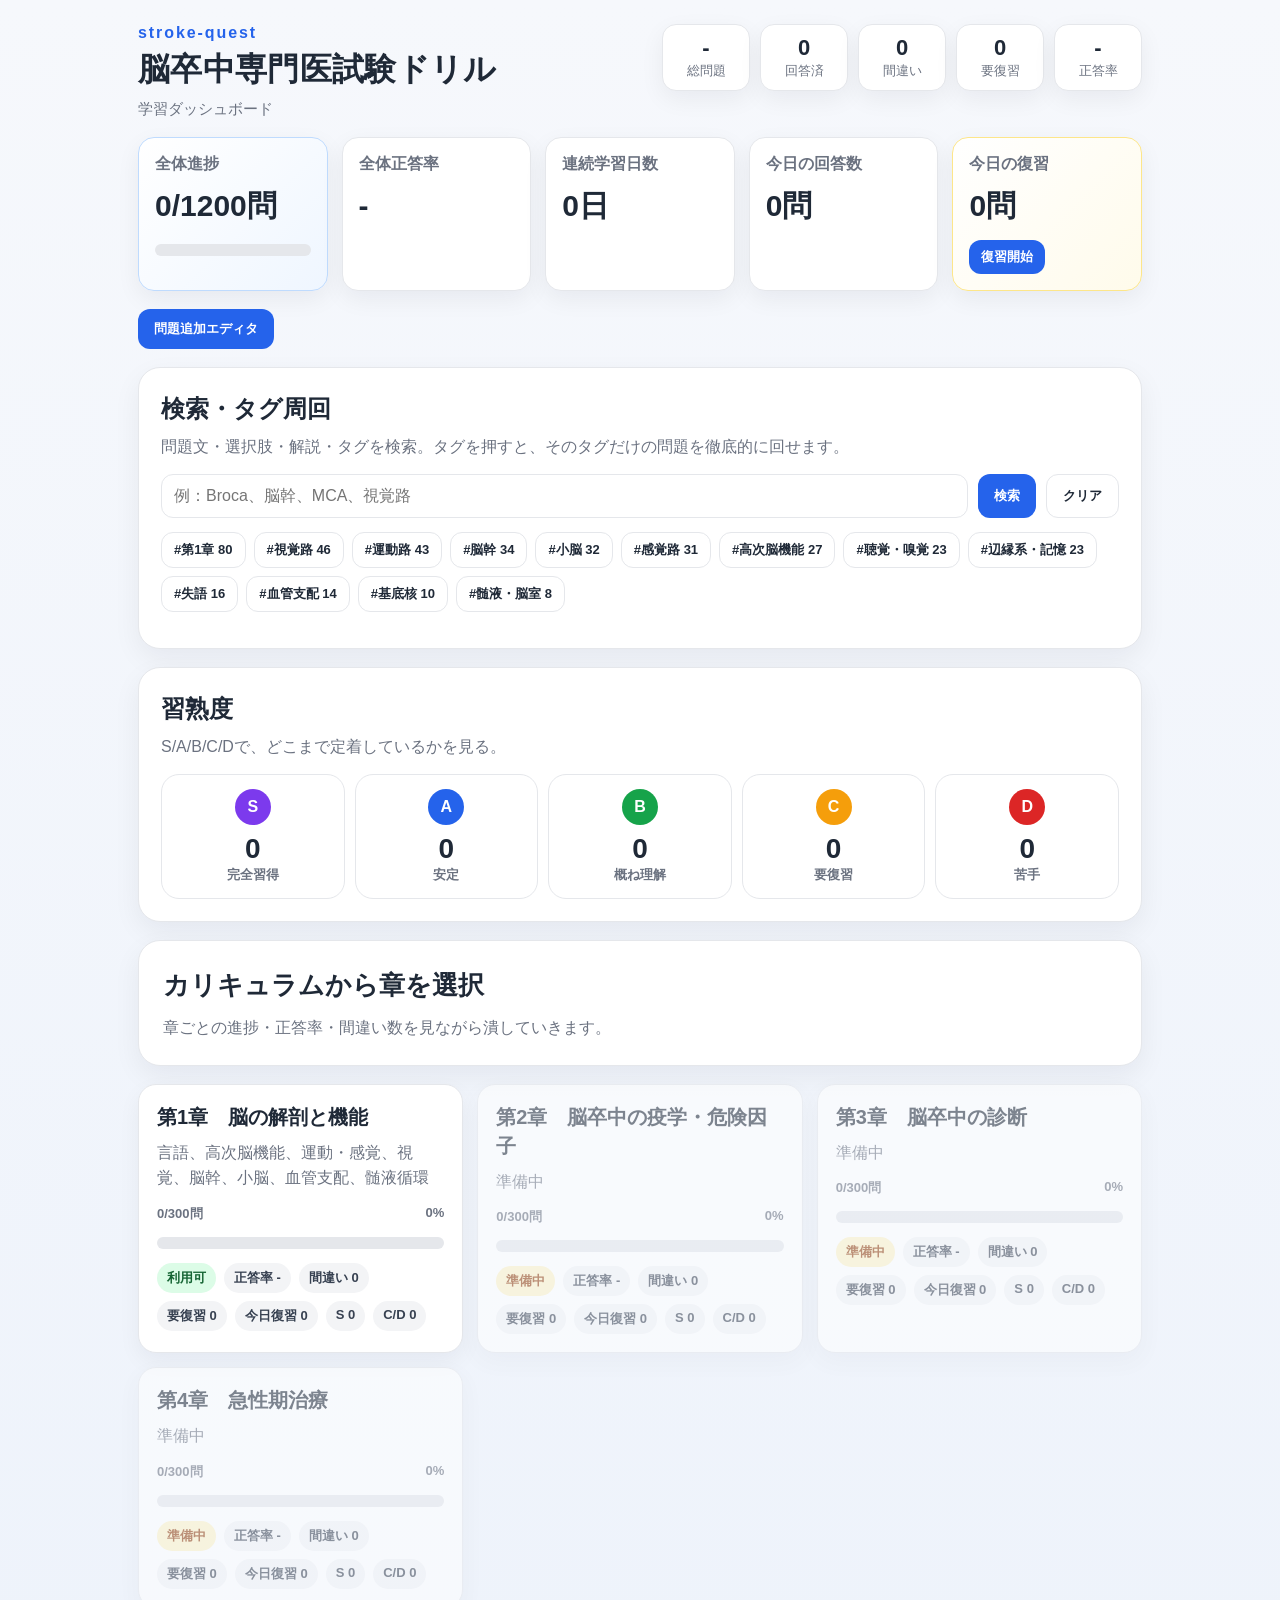
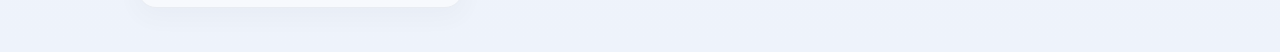
<file: index.html>
<!doctype html>
<html lang="ja">
<head>
  <meta charset="utf-8">
  <meta name="viewport" content="width=device-width, initial-scale=1">
  <title>stroke-quest｜脳卒中専門医試験ドリル</title>
  <link rel="stylesheet" href="style.css">
</head>
<body>
<main class="app">
  <header>
    <div>
      <p class="eyebrow">stroke-quest</p>
      <h1>脳卒中専門医試験ドリル</h1>
      <p class="subtitle" id="subtitle">学習ダッシュボード</p>
    </div>
    <div class="stats">
      <div><span id="totalCount">-</span><small>総問題</small></div>
      <div><span id="doneCount">0</span><small>回答済</small></div>
      <div><span id="wrongCount">0</span><small>間違い</small></div>
      <div><span id="flagCount">0</span><small>要復習</small></div>
      <div><span id="accuracy">-</span><small>正答率</small></div>
    </div>
  </header>

  <section id="homeView">
    <section class="dashboard">
      <div class="dash-card primary">
        <p>全体進捗</p>
        <h2 id="overallProgress">-</h2>
        <div class="progress-bar"><div id="overallBar"></div></div>
      </div>
      <div class="dash-card"><p>全体正答率</p><h2 id="overallAccuracy">-</h2></div>
      <div class="dash-card"><p>連続学習日数</p><h2 id="streakDays">0日</h2></div>
      <div class="dash-card"><p>今日の回答数</p><h2 id="todayCount">0問</h2></div>
      <div class="dash-card review">
        <p>今日の復習</p>
        <h2 id="dueReviewCount">0問</h2>
        <button id="startDueReviewBtn" class="mini">復習開始</button>
      </div>
    </section>

    <div class="home-actions">
      <button id="openEditorBtn">問題追加エディタ</button>
    </div>

    <section class="search-panel">
      <div class="search-head">
        <div>
          <h2>検索・タグ周回</h2>
          <p>問題文・選択肢・解説・タグを検索。タグを押すと、そのタグだけの問題を徹底的に回せます。</p>
        </div>
      </div>
      <div class="search-row">
        <input id="searchInput" type="search" placeholder="例：Broca、脳幹、MCA、視覚路">
        <button id="searchBtn">検索</button>
        <button id="clearSearchBtn" class="ghost">クリア</button>
      </div>
      <div id="tagCloud" class="tag-cloud"></div>
      <div id="searchResults" class="search-results"></div>
    </section>

    <section class="mastery-panel">
      <div class="mastery-head">
        <h2>習熟度</h2>
        <p>S/A/B/C/Dで、どこまで定着しているかを見る。</p>
      </div>
      <div class="mastery-grid">
        <div class="mastery-box rank-s"><span>S</span><strong id="rankS">0</strong><small>完全習得</small></div>
        <div class="mastery-box rank-a"><span>A</span><strong id="rankA">0</strong><small>安定</small></div>
        <div class="mastery-box rank-b"><span>B</span><strong id="rankB">0</strong><small>概ね理解</small></div>
        <div class="mastery-box rank-c"><span>C</span><strong id="rankC">0</strong><small>要復習</small></div>
        <div class="mastery-box rank-d"><span>D</span><strong id="rankD">0</strong><small>苦手</small></div>
      </div>
    </section>

    <div class="hero">
      <h2>カリキュラムから章を選択</h2>
      <p>章ごとの進捗・正答率・間違い数を見ながら潰していきます。</p>
    </div>
    <div id="chapterGrid" class="chapter-grid"></div>
  </section>

  <section id="quizView" class="hidden">
    <div class="study-layout">
      <aside class="study-sidebar">
        <button id="sideBackHome" class="side-back">← 章選択へ戻る</button>

        <section class="side-card">
          <p class="side-label">現在の章</p>
          <h2 id="sideChapterTitle">第1章</h2>
          <div class="side-progress">
            <div class="side-progress-top"><span>進捗</span><strong id="sideProgressText">0/0</strong></div>
            <div class="progress-bar"><div id="sideProgressBar"></div></div>
          </div>
        </section>

        <section class="side-card">
          <p class="side-label">習熟度</p>
          <div class="side-ranks">
            <span class="rank-dot rank-s">S <b id="sideS">0</b></span>
            <span class="rank-dot rank-a">A <b id="sideA">0</b></span>
            <span class="rank-dot rank-b">B <b id="sideB">0</b></span>
            <span class="rank-dot rank-c">C <b id="sideC">0</b></span>
            <span class="rank-dot rank-d">D <b id="sideD">0</b></span>
          </div>
        </section>

        <section class="side-card">
          <p class="side-label">学習モード</p>
          <div class="side-actions">
            <button id="sideModeAll">順番</button>
            <button id="sideModeRandom">ランダム10問</button>
            <button id="sideModeDue">今日の復習</button>
            <button id="sideModeWrong">間違い集</button>
            <button id="sideModeFlag">要復習</button>
            <button id="sideModeWeak">C/Dだけ</button>
            <button id="sideModeD">Dだけ</button>
          </div>
        </section>

        <section class="side-card">
          <p class="side-label">ジャンプ</p>
          <div class="side-jump">
            <input id="sideJumpBox" type="number" min="1" placeholder="番号">
            <button id="sideJumpBtn">移動</button>
          </div>
        </section>
      </aside>

      <div class="study-main">
    <section class="toolbar">
      <button id="backHome" class="ghost">章選択へ戻る</button>
      <button id="modeAll" class="active">順番に解く</button>
      <button id="modeDue">今日の復習</button>
      <button id="modeWeak">C/Dだけ</button>
      <button id="modeMasteryD">Dだけ</button>
      <button id="modeWrong">間違い集</button>
      <button id="modeFlag">要復習</button>
      <button id="modeRandom">ランダム10問</button>
      <button id="modeTag" class="hidden">タグ周回</button>
      <input id="jumpBox" type="number" min="1" placeholder="番号">
      <button id="jumpBtn" class="ghost">ジャンプ</button>
      <button id="resetBtn" class="ghost">この章の記録リセット</button>
    </section>

    <section class="card">
      <div class="qtop">
        <div class="badges">
          <span class="badge" id="chapterBadge">章</span>
          <span class="badge gray" id="qidBadge"></span>
          <span class="badge mastery-badge" id="masteryBadge">D</span>
        </div>
        <span id="progressText"></span>
      </div>
      <h2 id="questionText">読み込み中...</h2>
      <div id="choices" class="choices"></div>
      <div class="actions">
        <button id="submitBtn">回答する</button>
        <button id="nextBtn" class="secondary" disabled>次へ</button>
        <button id="flagBtn" class="warn">要復習に入れる</button>
      </div>
      <div id="resultBox" class="result hidden"></div>
    </section>
      </div>
    </div>
  </section>

  <section id="editorView" class="hidden">
    <section class="toolbar">
      <button id="editorBackHome" class="ghost">章選択へ戻る</button>
      <button id="addQuestionBtn">この問題を追加</button>
      <button id="downloadJsonBtn" class="secondary">chapter1.jsonをダウンロード</button>
      <button id="clearEditorBtn" class="ghost">入力クリア</button>
    </section>

    <section class="editor-layout">
      <div class="card editor-card">
        <div class="qtop">
          <div class="badges">
            <span class="badge">問題追加エディタ</span>
            <span class="badge gray" id="editorCountBadge">現在 - 問</span>
          </div>
        </div>

        <label>問題文</label>
        <textarea id="editorQuestion" rows="4" placeholder="例：Broca野の主座として最も適切なのはどれか。"></textarea>

        <div class="choice-editor">
          <label>A</label><input id="choice0" type="text">
          <label>B</label><input id="choice1" type="text">
          <label>C</label><input id="choice2" type="text">
          <label>D</label><input id="choice3" type="text">
          <label>E</label><input id="choice4" type="text">
        </div>

        <label>タグ（カンマ区切り）</label>
        <input id="editorTags" type="text" placeholder="例：失語, MCA, 頻出">

        <label>正解</label>
        <select id="editorAnswer">
          <option value="0">A</option>
          <option value="1">B</option>
          <option value="2">C</option>
          <option value="3">D</option>
          <option value="4">E</option>
        </select>

        <label>解説</label>
        <textarea id="editorExplanation" rows="5" placeholder="解説を入力"></textarea>

        <div id="editorMessage" class="result hidden"></div>
      </div>

      <div class="card editor-card">
        <h2>追加予定JSON</h2>
        <p class="subtitle">追加ボタンを押すと、このブラウザ内の一時データに追加されます。最後にJSONをダウンロードして、GitHubの <code>questions/chapter1.json</code> と差し替えます。</p>
        <pre id="jsonPreview"></pre>
      </div>
    </section>
  </section>

  <section class="memo">
    <h3>更新内容 v10</h3>
    <p>PC版を左右2カラム化。左に学習状況とモード、右に問題を配置しました。スマホでは従来通り縦表示です。</p>
  </section>
</main>

<script src="app.js"></script>
</body>
</html>
</file>
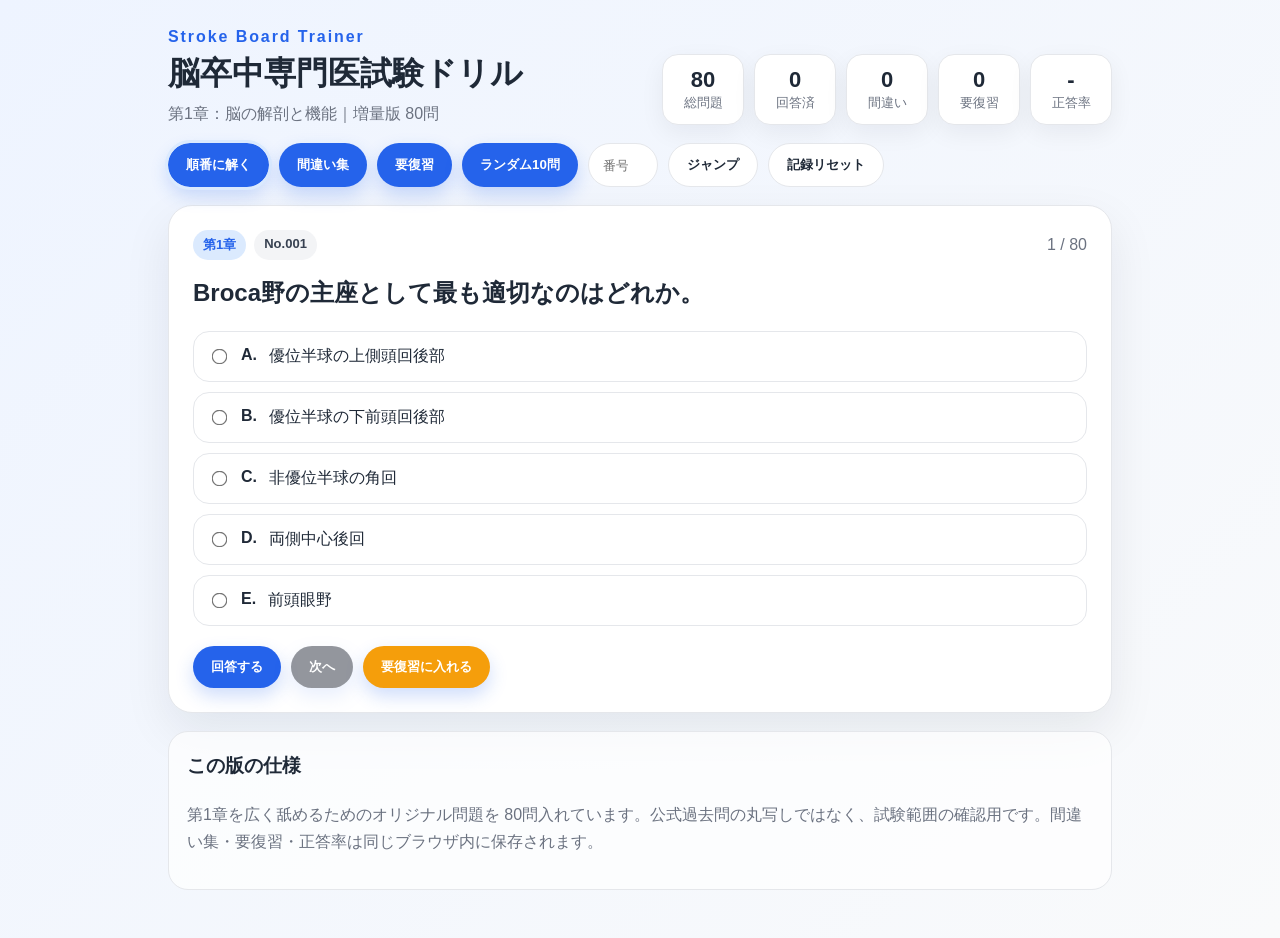
<file: index.html.html>
<!doctype html>
<html lang="ja">
<head>
<meta charset="utf-8">
<meta name="viewport" content="width=device-width, initial-scale=1">
<title>脳卒中専門医試験ドリル 第1章 増量版</title>
<style>
:root {
  --bg:#f5f7fb; --card:#fff; --ink:#1f2937; --muted:#6b7280; --line:#e5e7eb;
  --accent:#2563eb; --accent2:#dbeafe; --wrong:#dc2626; --right:#16a34a; --warn:#f59e0b;
}
*{box-sizing:border-box}
body{margin:0;font-family:-apple-system,BlinkMacSystemFont,"Segoe UI","Hiragino Sans","Yu Gothic",Meiryo,sans-serif;background:linear-gradient(135deg,#eef4ff,#f9fafb);color:var(--ink)}
.app{max-width:980px;margin:0 auto;padding:28px 18px 48px}
header{display:flex;gap:20px;justify-content:space-between;align-items:flex-end;margin-bottom:18px}
.eyebrow{letter-spacing:.12em;color:var(--accent);font-weight:800;margin:0 0 6px}
h1{font-size:32px;margin:0} .subtitle{margin:8px 0 0;color:var(--muted)}
.stats{display:flex;gap:10px;flex-wrap:wrap}
.stats div{min-width:82px;background:var(--card);border:1px solid var(--line);border-radius:16px;padding:12px;text-align:center;box-shadow:0 8px 24px rgba(15,23,42,.06)}
.stats span{display:block;font-size:22px;font-weight:900} .stats small{color:var(--muted)}
.toolbar{display:flex;gap:10px;flex-wrap:wrap;margin:18px 0}
button{border:0;border-radius:999px;padding:12px 18px;background:var(--accent);color:#fff;font-weight:800;cursor:pointer;box-shadow:0 8px 18px rgba(37,99,235,.22)}
button.secondary{background:#111827} button.ghost{background:#fff;color:var(--ink);border:1px solid var(--line);box-shadow:none}
button.warn{background:var(--warn)} button.active{outline:3px solid var(--accent2)} button:disabled{opacity:.45;cursor:not-allowed}
.card{background:var(--card);border:1px solid var(--line);border-radius:24px;padding:24px;box-shadow:0 18px 48px rgba(15,23,42,.08)}
.qtop{display:flex;justify-content:space-between;gap:12px;color:var(--muted);margin-bottom:14px;align-items:center}
.badges{display:flex;gap:8px;flex-wrap:wrap}
.badge{background:var(--accent2);color:var(--accent);font-weight:900;padding:6px 10px;border-radius:999px;font-size:13px}
.badge.gray{background:#f3f4f6;color:#374151}
h2{font-size:24px;line-height:1.55;margin:10px 0 20px}
.choices{display:grid;gap:10px}
.choice{display:flex;gap:12px;align-items:flex-start;border:1px solid var(--line);border-radius:16px;padding:14px;cursor:pointer;background:#fff}
.choice:hover{background:#f8fafc} .choice input{margin-top:4px;transform:scale(1.2)} .choice.selected{border-color:var(--accent);background:#eff6ff}
.actions{display:flex;gap:10px;margin-top:20px;flex-wrap:wrap}
.result{margin-top:20px;border-radius:18px;padding:18px;border:1px solid var(--line);background:#f9fafb;line-height:1.75}
.result.right{border-color:#bbf7d0;background:#f0fdf4} .result.wrong{border-color:#fecaca;background:#fef2f2}
.hidden{display:none}
.memo{margin-top:18px;background:rgba(255,255,255,.72);border:1px solid var(--line);border-radius:20px;padding:18px;color:var(--muted);line-height:1.7}
.memo h3{margin-top:0;color:var(--ink)}
#jumpBox{border:1px solid var(--line);border-radius:999px;padding:10px 14px;max-width:110px}
@media(max-width:720px){header{display:block}.stats{margin-top:16px}h1{font-size:26px}h2{font-size:20px}.card{padding:18px}}
</style>
</head>
<body>
<main class="app">
<header>
  <div>
    <p class="eyebrow">Stroke Board Trainer</p>
    <h1>脳卒中専門医試験ドリル</h1>
    <p class="subtitle">第1章：脳の解剖と機能｜増量版 80問</p>
  </div>
  <div class="stats">
    <div><span id="totalCount">80</span><small>総問題</small></div>
    <div><span id="doneCount">0</span><small>回答済</small></div>
    <div><span id="wrongCount">0</span><small>間違い</small></div>
    <div><span id="flagCount">0</span><small>要復習</small></div>
    <div><span id="accuracy">-</span><small>正答率</small></div>
  </div>
</header>

<section class="toolbar">
  <button id="modeAll" class="active">順番に解く</button>
  <button id="modeWrong">間違い集</button>
  <button id="modeFlag">要復習</button>
  <button id="modeRandom">ランダム10問</button>
  <input id="jumpBox" type="number" min="1" max="80" placeholder="番号">
  <button id="jumpBtn" class="ghost">ジャンプ</button>
  <button id="resetBtn" class="ghost">記録リセット</button>
</section>

<section class="card">
  <div class="qtop">
    <div class="badges">
      <span class="badge">第1章</span>
      <span class="badge gray" id="qidBadge"></span>
    </div>
    <span id="progressText"></span>
  </div>
  <h2 id="questionText"></h2>
  <div id="choices" class="choices"></div>
  <div class="actions">
    <button id="submitBtn">回答する</button>
    <button id="nextBtn" class="secondary" disabled>次へ</button>
    <button id="flagBtn" class="warn">要復習に入れる</button>
  </div>
  <div id="resultBox" class="result hidden"></div>
</section>

<section class="memo">
  <h3>この版の仕様</h3>
  <p>第1章を広く舐めるためのオリジナル問題を 80問入れています。公式過去問の丸写しではなく、試験範囲の確認用です。間違い集・要復習・正答率は同じブラウザ内に保存されます。</p>
</section>
</main>

<script>
const QUESTIONS = [{"id": "ch1-001", "chapter": "第1章 脳の解剖と機能", "question": "Broca野の主座として最も適切なのはどれか。", "choices": ["優位半球の上側頭回後部", "優位半球の下前頭回後部", "非優位半球の角回", "両側中心後回", "前頭眼野"], "answer": 1, "explanation": "Broca野は通常、優位半球の下前頭回後部に位置し、運動性言語に関与する。"}, {"id": "ch1-002", "chapter": "第1章 脳の解剖と機能", "question": "Wernicke失語で典型的にみられる所見はどれか。", "choices": ["発語量低下、理解良好、復唱障害", "流暢な発語、理解障害、復唱障害", "構音障害のみで理解は保たれる", "失書のみで発語は正常", "意識障害を伴う無言状態"], "answer": 1, "explanation": "Wernicke失語は流暢性失語で、理解障害と復唱障害を伴う。"}, {"id": "ch1-003", "chapter": "第1章 脳の解剖と機能", "question": "伝導失語で比較的特徴的なのはどれか。", "choices": ["復唱が著明に障害される", "理解が完全に障害される", "発語が非流暢でほぼ無言となる", "失行のみを呈する", "同名半盲が必発である"], "answer": 0, "explanation": "伝導失語は弓状束などの障害で、理解と自発話が比較的保たれる一方、復唱障害が目立つ。"}, {"id": "ch1-004", "chapter": "第1章 脳の解剖と機能", "question": "優位半球角回病変でみられやすい組み合わせはどれか。", "choices": ["失算・失書・左右失認・手指失認", "同名半盲・視覚失認のみ", "運動失調・企図振戦", "嗅覚脱失・人格変化", "嚥下障害・嗄声"], "answer": 0, "explanation": "優位半球角回周辺ではGerstmann症候群が有名。"}, {"id": "ch1-005", "chapter": "第1章 脳の解剖と機能", "question": "非優位半球頭頂葉病変で目立ちやすい症候はどれか。", "choices": ["左半側空間無視", "Broca失語", "純粋失読", "嗅覚脱失", "垂直性眼球運動障害"], "answer": 0, "explanation": "非優位半球、とくに右頭頂葉病変では左半側空間無視が典型的。"}, {"id": "ch1-006", "chapter": "第1章 脳の解剖と機能", "question": "前頭葉背外側前頭前野の障害でみられやすい症状はどれか。", "choices": ["遂行機能障害", "同名半盲", "聴覚過敏", "交代性片麻痺", "核間性眼筋麻痺"], "answer": 0, "explanation": "背外側前頭前野は作業記憶、注意、計画、遂行機能と関連する。"}, {"id": "ch1-007", "chapter": "第1章 脳の解剖と機能", "question": "眼窩前頭皮質の障害で比較的みられやすいのはどれか。", "choices": ["脱抑制・社会的行動異常", "同側四肢失調", "純粋運動性片麻痺", "皮質盲", "下位運動ニューロン徴候"], "answer": 0, "explanation": "眼窩前頭皮質障害では脱抑制、易怒性、社会的判断の低下などが目立つ。"}, {"id": "ch1-008", "chapter": "第1章 脳の解剖と機能", "question": "補足運動野の障害でみられうる症候として適切なのはどれか。", "choices": ["自発運動開始困難", "両耳側半盲", "嗅覚性幻覚のみ", "動眼神経麻痺", "温痛覚解離"], "answer": 0, "explanation": "補足運動野は運動の開始・系列化に関与し、障害で無動や発語開始困難が出ることがある。"}, {"id": "ch1-009", "chapter": "第1章 脳の解剖と機能", "question": "一次運動野が主に存在する部位はどれか。", "choices": ["中心前回", "中心後回", "上側頭回", "鳥距溝周囲", "海馬傍回"], "answer": 0, "explanation": "一次運動野は中心前回、一次体性感覚野は中心後回に存在する。"}, {"id": "ch1-010", "chapter": "第1章 脳の解剖と機能", "question": "一次体性感覚野が主に存在する部位はどれか。", "choices": ["中心前回", "中心後回", "下前頭回", "島皮質前部", "扁桃体"], "answer": 1, "explanation": "中心後回は一次体性感覚野。中心前回は一次運動野。"}, {"id": "ch1-011", "chapter": "第1章 脳の解剖と機能", "question": "内包後脚に主に走行する線維として重要なのはどれか。", "choices": ["錐体路", "嗅索", "視神経", "脳弓", "内側縦束"], "answer": 0, "explanation": "内包後脚には皮質脊髄路などの錐体路線維が密に走行する。"}, {"id": "ch1-012", "chapter": "第1章 脳の解剖と機能", "question": "純粋運動性片麻痺を来しやすい病変部位はどれか。", "choices": ["内包後脚", "海馬", "後頭葉内側面", "小脳虫部", "角回"], "answer": 0, "explanation": "内包後脚、放線冠、橋底部などの小梗塞で純粋運動性片麻痺を来しうる。"}, {"id": "ch1-013", "chapter": "第1章 脳の解剖と機能", "question": "顔面と上肢の麻痺が下肢より目立つ皮質梗塞で、最も疑いやすい血管領域はどれか。", "choices": ["中大脳動脈", "前大脳動脈", "後大脳動脈", "上小脳動脈", "後下小脳動脈"], "answer": 0, "explanation": "MCA領域は一次運動野外側面を含み、顔面・上肢優位の運動麻痺が出やすい。"}, {"id": "ch1-014", "chapter": "第1章 脳の解剖と機能", "question": "下肢優位の片麻痺を来しやすい血管領域はどれか。", "choices": ["前大脳動脈", "中大脳動脈", "後大脳動脈", "前下小脳動脈", "脳底動脈穿通枝のみ"], "answer": 0, "explanation": "ACAは内側前頭葉〜頭頂葉を灌流し、下肢領域の障害を来しやすい。"}, {"id": "ch1-015", "chapter": "第1章 脳の解剖と機能", "question": "皮質脊髄路が錐体交叉を行う主な部位はどこか。", "choices": ["延髄下部", "橋上部", "中脳被蓋", "視床", "内包"], "answer": 0, "explanation": "皮質脊髄路の大部分は延髄下部の錐体交叉で交叉する。"}, {"id": "ch1-016", "chapter": "第1章 脳の解剖と機能", "question": "外側膝状体が主に関与する機能はどれか。", "choices": ["聴覚", "視覚", "嗅覚", "平衡覚", "痛覚"], "answer": 1, "explanation": "外側膝状体は視覚伝導路の中継核。内側膝状体は聴覚。"}, {"id": "ch1-017", "chapter": "第1章 脳の解剖と機能", "question": "一次視覚野が存在する代表的部位はどれか。", "choices": ["鳥距溝周囲", "中心前回", "上側頭回", "下前頭回", "小脳虫部"], "answer": 0, "explanation": "一次視覚野は後頭葉内側面の鳥距溝周囲に存在する。"}, {"id": "ch1-018", "chapter": "第1章 脳の解剖と機能", "question": "Meyer loop障害で典型的なのはどれか。", "choices": ["対側上四分盲", "対側下四分盲", "両耳側半盲", "中心暗点", "皮質盲のみ"], "answer": 0, "explanation": "Meyer loopは側頭葉を走行する視放線下部で、障害により対側上四分盲を来す。"}, {"id": "ch1-019", "chapter": "第1章 脳の解剖と機能", "question": "頭頂葉を走行する視放線の障害で比較的典型的なのはどれか。", "choices": ["対側下四分盲", "対側上四分盲", "両鼻側半盲", "片眼性視力低下", "眼瞼下垂のみ"], "answer": 0, "explanation": "頭頂葉視放線の障害では対側下四分盲が出やすい。側頭葉Meyer loopでは対側上四分盲。"}, {"id": "ch1-020", "chapter": "第1章 脳の解剖と機能", "question": "視交叉中央部の障害でみられやすい視野障害はどれか。", "choices": ["両耳側半盲", "同名半盲", "中心暗点", "対側上四分盲", "皮質盲"], "answer": 0, "explanation": "視交叉中央部では鼻側網膜線維が障害され、両耳側半盲を来す。"}, {"id": "ch1-021", "chapter": "第1章 脳の解剖と機能", "question": "右後頭葉一次視覚野の障害で典型的なのはどれか。", "choices": ["左同名半盲", "右同名半盲", "両耳側半盲", "左眼のみ失明", "右眼のみ失明"], "answer": 0, "explanation": "後頭葉病変では病変反対側の同名半盲を来す。右後頭葉なら左同名半盲。"}, {"id": "ch1-022", "chapter": "第1章 脳の解剖と機能", "question": "内側膝状体が主に関与する機能はどれか。", "choices": ["聴覚", "視覚", "嗅覚", "温痛覚", "運動制御"], "answer": 0, "explanation": "内側膝状体は聴覚伝導路の中継核。外側膝状体は視覚。"}, {"id": "ch1-023", "chapter": "第1章 脳の解剖と機能", "question": "嗅覚情報の特徴として正しいのはどれか。", "choices": ["視床を経由せず一次嗅皮質へ投射する経路をもつ", "必ず外側膝状体を経由する", "脊髄後索を上行する", "内耳から入力される", "錐体交叉で交叉する"], "answer": 0, "explanation": "嗅覚は視床中継を必須とせず、嗅球から一次嗅皮質へ投射する点が特徴。"}, {"id": "ch1-024", "chapter": "第1章 脳の解剖と機能", "question": "Papez回路に含まれる構造として適切なのはどれか。", "choices": ["海馬、脳弓、乳頭体、前視床核、帯状回", "被殻、淡蒼球、視床下核、黒質", "外側膝状体、視放線、鳥距溝", "蝸牛神経核、上オリーブ核、内側膝状体", "橋核、中小脳脚、歯状核"], "answer": 0, "explanation": "Papez回路は海馬→脳弓→乳頭体→前視床核→帯状回→海馬傍回の流れで押さえる。"}, {"id": "ch1-025", "chapter": "第1章 脳の解剖と機能", "question": "記憶形成、とくに陳述記憶に重要な構造はどれか。", "choices": ["海馬", "被殻", "黒質緻密部", "中心前回", "外側膝状体"], "answer": 0, "explanation": "海馬は陳述記憶の形成に重要。両側障害では前向性健忘が目立つ。"}, {"id": "ch1-026", "chapter": "第1章 脳の解剖と機能", "question": "扁桃体が主に関与する機能として適切なのはどれか。", "choices": ["恐怖・情動反応", "一次運動", "視覚中継", "聴覚中継", "髄液産生"], "answer": 0, "explanation": "扁桃体は恐怖条件づけなど情動反応に関与する。"}, {"id": "ch1-027", "chapter": "第1章 脳の解剖と機能", "question": "基底核に含まれる構造として適切なのはどれか。", "choices": ["尾状核・被殻・淡蒼球", "海馬・脳弓・乳頭体", "橋核・歯状核・小脳虫部", "外側膝状体・視放線・鳥距溝", "前角・後角・中心管"], "answer": 0, "explanation": "基底核は尾状核、被殻、淡蒼球、視床下核、黒質などを含む。"}, {"id": "ch1-028", "chapter": "第1章 脳の解剖と機能", "question": "線条体を構成する代表的構造はどれか。", "choices": ["尾状核と被殻", "淡蒼球と視床下核", "海馬と扁桃体", "外側膝状体と内側膝状体", "小脳虫部と歯状核"], "answer": 0, "explanation": "線条体は尾状核と被殻を指す。"}, {"id": "ch1-029", "chapter": "第1章 脳の解剖と機能", "question": "Parkinson病で変性が目立つ部位として代表的なのはどれか。", "choices": ["黒質緻密部", "外側膝状体", "中心後回", "脳弓", "下丘"], "answer": 0, "explanation": "Parkinson病では黒質緻密部ドパミン神経の変性が重要。"}, {"id": "ch1-030", "chapter": "第1章 脳の解剖と機能", "question": "視床下核障害で出現しやすい不随意運動はどれか。", "choices": ["片側バリズム", "ミオクローヌスのみ", "アテトーゼのみ", "ジストニアのみ", "羽ばたき振戦"], "answer": 0, "explanation": "視床下核病変では対側のhemiballismusが典型的。"}, {"id": "ch1-031", "chapter": "第1章 脳の解剖と機能", "question": "視床後外側腹側核（VPL）が中継する感覚として主に適切なのはどれか。", "choices": ["体幹・四肢の体性感覚", "顔面の体性感覚", "嗅覚", "聴覚", "視覚"], "answer": 0, "explanation": "VPLは体幹・四肢の感覚、VPMは顔面感覚の中継。"}, {"id": "ch1-032", "chapter": "第1章 脳の解剖と機能", "question": "視床後内側腹側核（VPM）が主に中継するのはどれか。", "choices": ["顔面の体性感覚", "下肢の運動", "視覚", "聴覚", "記憶"], "answer": 0, "explanation": "VPMは三叉神経系など顔面感覚の中継核。"}, {"id": "ch1-033", "chapter": "第1章 脳の解剖と機能", "question": "視床痛を来しうる病変部位として最も関連が深いのはどれか。", "choices": ["視床感覚中継核", "小脳虫部", "嗅球", "前頭眼野", "脳弓"], "answer": 0, "explanation": "視床病変後に中枢性疼痛を来すことがある。"}, {"id": "ch1-034", "chapter": "第1章 脳の解剖と機能", "question": "内包膝部に近接して走行する線維として重要なのはどれか。", "choices": ["皮質延髄路", "嗅索", "脳弓", "視神経", "下小脳脚"], "answer": 0, "explanation": "皮質延髄路は内包膝部周辺を走行する。"}, {"id": "ch1-035", "chapter": "第1章 脳の解剖と機能", "question": "内包後脚の後方寄りに関連が深い線維はどれか。", "choices": ["視放線", "嗅索", "脳弓", "前交連のみ", "迷走神経"], "answer": 0, "explanation": "内包後脚後方〜後部には視放線などが関連する。詳細な局在は試験で問われやすい。"}, {"id": "ch1-036", "chapter": "第1章 脳の解剖と機能", "question": "動眼神経核が存在する主な部位はどれか。", "choices": ["中脳", "橋", "延髄", "視床", "小脳"], "answer": 0, "explanation": "動眼神経核は中脳に存在する。"}, {"id": "ch1-037", "chapter": "第1章 脳の解剖と機能", "question": "外転神経核が存在する主な部位はどれか。", "choices": ["橋", "中脳", "延髄", "視床下部", "小脳半球"], "answer": 0, "explanation": "外転神経核は橋背側に存在する。"}, {"id": "ch1-038", "chapter": "第1章 脳の解剖と機能", "question": "舌下神経核が存在する主な部位はどれか。", "choices": ["延髄", "橋", "中脳", "視床", "前頭葉"], "answer": 0, "explanation": "舌下神経核は延髄に存在する。"}, {"id": "ch1-039", "chapter": "第1章 脳の解剖と機能", "question": "核間性眼筋麻痺（INO）で障害される代表的経路はどれか。", "choices": ["内側縦束", "錐体路", "外側毛帯", "脳弓", "視放線"], "answer": 0, "explanation": "INOはMLF（内側縦束）障害で起こる。患側眼の内転障害と反対眼の外転時眼振が典型。"}, {"id": "ch1-040", "chapter": "第1章 脳の解剖と機能", "question": "Weber症候群でみられる組み合わせとして典型的なのはどれか。", "choices": ["同側動眼神経麻痺＋対側片麻痺", "同側顔面神経麻痺＋対側温痛覚障害", "同側舌下神経麻痺＋対側片麻痺", "同側小脳失調＋Horner症候群", "両側外転神経麻痺のみ"], "answer": 0, "explanation": "Weber症候群は中脳脚部病変で同側III麻痺と対側錐体路徴候を来す。"}, {"id": "ch1-041", "chapter": "第1章 脳の解剖と機能", "question": "Wallenberg症候群で障害されやすい部位はどれか。", "choices": ["延髄外側", "延髄内側", "橋底部", "中脳腹側", "視床前核"], "answer": 0, "explanation": "Wallenberg症候群は延髄外側症候群。PICAまたは椎骨動脈病変で起こる。"}, {"id": "ch1-042", "chapter": "第1章 脳の解剖と機能", "question": "延髄内側症候群でみられやすい組み合わせはどれか。", "choices": ["同側舌下神経麻痺・対側片麻痺・対側深部感覚障害", "同側顔面温痛覚障害・対側体幹温痛覚障害・嚥下障害", "動眼神経麻痺・対側片麻痺", "両耳側半盲・内分泌異常", "失語・失行・失認"], "answer": 0, "explanation": "延髄内側では錐体路、内側毛帯、舌下神経線維が障害される。"}, {"id": "ch1-043", "chapter": "第1章 脳の解剖と機能", "question": "橋底部梗塞で障害されやすい主要線維はどれか。", "choices": ["皮質脊髄路", "嗅索", "脳弓", "視放線", "後索核のみ"], "answer": 0, "explanation": "橋底部には皮質脊髄路が走行し、障害で片麻痺を来しうる。"}, {"id": "ch1-044", "chapter": "第1章 脳の解剖と機能", "question": "小脳半球病変でみられやすい神経症候はどれか。", "choices": ["同側四肢運動失調", "対側痙性麻痺のみ", "感覚性失語", "尿失禁のみ", "同名半盲のみ"], "answer": 0, "explanation": "小脳半球病変では同側四肢運動失調、測定障害、企図振戦が出やすい。"}, {"id": "ch1-045", "chapter": "第1章 脳の解剖と機能", "question": "小脳虫部障害で比較的目立つのはどれか。", "choices": ["体幹失調", "純粋感覚障害", "失語", "同名半盲", "顔面感覚脱失のみ"], "answer": 0, "explanation": "小脳虫部は体幹・歩行の協調に関与し、体幹失調や歩行失調が目立つ。"}, {"id": "ch1-046", "chapter": "第1章 脳の解剖と機能", "question": "歯状核からの出力が主に向かう経路として重要なのはどれか。", "choices": ["上小脳脚", "中小脳脚", "下小脳脚", "脳弓", "嗅索"], "answer": 0, "explanation": "小脳核からの主要出力は上小脳脚を通り、対側赤核・視床へ向かう。"}, {"id": "ch1-047", "chapter": "第1章 脳の解剖と機能", "question": "中小脳脚に主に含まれる線維はどれか。", "choices": ["橋小脳線維", "脊髄小脳路のみ", "小脳核からの遠心路のみ", "視放線", "錐体路"], "answer": 0, "explanation": "中小脳脚は主に橋核から小脳へ向かう橋小脳線維を含む。"}, {"id": "ch1-048", "chapter": "第1章 脳の解剖と機能", "question": "中大脳動脈下行枝（inferior division）領域の障害で関連が深い症候はどれか。", "choices": ["Broca失語", "Wernicke失語", "対側下肢優位麻痺", "垂直性眼球運動障害", "Horner症候群"], "answer": 1, "explanation": "MCA inferior divisionは優位半球ではWernicke失語と関連しやすい。"}, {"id": "ch1-049", "chapter": "第1章 脳の解剖と機能", "question": "中大脳動脈上行枝（superior division）優位半球病変で関連が深い症候はどれか。", "choices": ["Broca失語", "Wernicke失語", "対側上四分盲のみ", "健忘", "純粋失読"], "answer": 0, "explanation": "MCA superior divisionは前頭葉外側部を灌流し、優位半球ではBroca失語と関連する。"}, {"id": "ch1-050", "chapter": "第1章 脳の解剖と機能", "question": "後大脳動脈領域梗塞で典型的な症候はどれか。", "choices": ["同名半盲", "下肢優位麻痺", "顔面・上肢優位麻痺", "嗄声のみ", "純粋運動性片麻痺のみ"], "answer": 0, "explanation": "PCAは後頭葉内側面を灌流し、同名半盲を来しやすい。"}, {"id": "ch1-051", "chapter": "第1章 脳の解剖と機能", "question": "Heubner反回動脈が主に灌流する領域として重要なのはどれか。", "choices": ["尾状核頭部・内包前脚周辺", "後頭葉鳥距溝", "小脳虫部", "延髄外側", "側頭葉下面"], "answer": 0, "explanation": "Heubner反回動脈はACA系の穿通枝で尾状核頭部、被殻前部、内包前脚周辺などを灌流する。"}, {"id": "ch1-052", "chapter": "第1章 脳の解剖と機能", "question": "レンズ核線条体動脈が主に分岐する血管はどれか。", "choices": ["中大脳動脈M1部", "前大脳動脈A2部", "後大脳動脈P3部", "上小脳動脈", "後下小脳動脈"], "answer": 0, "explanation": "レンズ核線条体動脈は主にMCA M1部から分岐し、被殻、淡蒼球、内包などを灌流する。"}, {"id": "ch1-053", "chapter": "第1章 脳の解剖と機能", "question": "前脈絡叢動脈の灌流領域として重要なのはどれか。", "choices": ["内包後脚後部・視索・外側膝状体など", "前頭葉内側面のみ", "小脳半球下面のみ", "延髄外側のみ", "橋被蓋のみ"], "answer": 0, "explanation": "前脈絡叢動脈は内包後脚後部、視索、外側膝状体、海馬の一部などを灌流する。"}, {"id": "ch1-054", "chapter": "第1章 脳の解剖と機能", "question": "PICA閉塞で障害されやすい部位として適切なのはどれか。", "choices": ["延髄外側・小脳下面", "中脳腹側", "内包後脚", "前頭葉内側面", "後頭葉鳥距溝"], "answer": 0, "explanation": "PICAは延髄外側や小脳下面を灌流し、Wallenberg症候群と関係が深い。"}, {"id": "ch1-055", "chapter": "第1章 脳の解剖と機能", "question": "AICA梗塞で比較的みられやすい症候はどれか。", "choices": ["顔面神経麻痺・難聴を伴う橋外側症候", "下肢優位麻痺のみ", "両耳側半盲", "純粋失読", "失算のみ"], "answer": 0, "explanation": "AICA領域では橋外側、小脳、内耳動脈関連で顔面神経麻痺や難聴を伴うことがある。"}, {"id": "ch1-056", "chapter": "第1章 脳の解剖と機能", "question": "SCA梗塞で比較的関連が深い症候はどれか。", "choices": ["小脳失調", "下肢優位片麻痺", "Wernicke失語", "両耳側半盲", "嗅覚脱失"], "answer": 0, "explanation": "SCAは小脳上部などを灌流し、小脳失調と関連する。"}, {"id": "ch1-057", "chapter": "第1章 脳の解剖と機能", "question": "髄液を主に産生する構造はどれか。", "choices": ["脈絡叢", "松果体", "下垂体後葉", "黒質", "扁桃体"], "answer": 0, "explanation": "髄液は主に脳室内の脈絡叢で産生される。"}, {"id": "ch1-058", "chapter": "第1章 脳の解剖と機能", "question": "側脳室から第三脳室へ髄液が流れる通路はどれか。", "choices": ["Monro孔", "中脳水道", "Magendie孔", "Luschka孔", "大孔"], "answer": 0, "explanation": "側脳室から第三脳室へはMonro孔を通る。"}, {"id": "ch1-059", "chapter": "第1章 脳の解剖と機能", "question": "第三脳室から第四脳室へ髄液が流れる通路はどれか。", "choices": ["中脳水道", "Monro孔", "Luschka孔", "Magendie孔", "上矢状洞"], "answer": 0, "explanation": "第三脳室から第四脳室へは中脳水道を通る。"}, {"id": "ch1-060", "chapter": "第1章 脳の解剖と機能", "question": "第四脳室から正中孔として髄液が流出する孔はどれか。", "choices": ["Magendie孔", "Luschka孔", "Monro孔", "卵円孔", "棘孔"], "answer": 0, "explanation": "第四脳室正中孔はMagendie孔、外側孔はLuschka孔。"}, {"id": "ch1-061", "chapter": "第1章 脳の解剖と機能", "question": "髄液の主な吸収部位はどれか。", "choices": ["くも膜顆粒", "脈絡叢", "下垂体", "松果体", "海馬"], "answer": 0, "explanation": "髄液は主にくも膜顆粒を介して静脈洞へ吸収される。"}, {"id": "ch1-062", "chapter": "第1章 脳の解剖と機能", "question": "顔面神経核は主にどこに存在するか。", "choices": ["橋", "中脳", "延髄", "視床", "大脳脚"], "answer": 0, "explanation": "顔面神経核は橋に存在する。"}, {"id": "ch1-063", "chapter": "第1章 脳の解剖と機能", "question": "迷走神経と舌咽神経に関係する嚥下・発声の核として重要なのはどれか。", "choices": ["疑核", "赤核", "歯状核", "外側膝状体", "尾状核"], "answer": 0, "explanation": "疑核はIX、X、XIに関係し、嚥下・発声と関連する。延髄外側症候群で重要。"}, {"id": "ch1-064", "chapter": "第1章 脳の解剖と機能", "question": "三叉神経脊髄路核の障害でみられやすいのはどれか。", "choices": ["同側顔面の温痛覚障害", "対側下肢麻痺", "両耳側半盲", "純粋失読", "対側上肢深部感覚障害のみ"], "answer": 0, "explanation": "三叉神経脊髄路核・路は顔面の温痛覚に関与する。"}, {"id": "ch1-065", "chapter": "第1章 脳の解剖と機能", "question": "交感神経下行路障害で生じる症候として適切なのはどれか。", "choices": ["Horner症候群", "Weber症候群", "Gerstmann症候群", "Balint症候群", "Kluver-Bucy症候群"], "answer": 0, "explanation": "交感神経下行路の障害で縮瞳、眼瞼下垂、発汗低下などのHorner症候群を来す。"}, {"id": "ch1-066", "chapter": "第1章 脳の解剖と機能", "question": "赤核が存在する主な部位はどこか。", "choices": ["中脳", "橋", "延髄", "視床", "前頭葉"], "answer": 0, "explanation": "赤核は中脳被蓋に存在し、小脳出力などと関係する。"}, {"id": "ch1-067", "chapter": "第1章 脳の解剖と機能", "question": "脳梁障害で生じうる症候として適切なのはどれか。", "choices": ["左右半球間の離断症候", "末梢性顔面神経麻痺のみ", "片眼失明のみ", "同側小脳失調のみ", "嚥下障害のみ"], "answer": 0, "explanation": "脳梁は左右大脳半球を連絡する交連線維で、障害により離断症候を来しうる。"}, {"id": "ch1-068", "chapter": "第1章 脳の解剖と機能", "question": "純粋失読（失書を伴わない失読）に関連しやすい病変はどれか。", "choices": ["左後頭葉＋脳梁膨大部", "右小脳半球", "左中心前回", "橋底部", "延髄外側"], "answer": 0, "explanation": "左後頭葉と脳梁膨大部病変で、右視野からの情報が言語野へ届かず純粋失読を来しうる。"}, {"id": "ch1-069", "chapter": "第1章 脳の解剖と機能", "question": "Balint症候群でみられる組み合わせとして適切なのはどれか。", "choices": ["精神性注視麻痺・視覚性運動失調・同時失認", "失算・失書・手指失認・左右失認", "流暢性失語・理解障害・復唱障害", "同側眼瞼下垂・縮瞳・発汗低下", "同側舌下神経麻痺・対側片麻痺"], "answer": 0, "explanation": "Balint症候群は両側頭頂後頭葉病変で、精神性注視麻痺、視覚性運動失調、同時失認が三徴。"}, {"id": "ch1-070", "chapter": "第1章 脳の解剖と機能", "question": "Kluver-Bucy症候群に関連が深い病変部位はどれか。", "choices": ["両側側頭葉・扁桃体", "片側中心前回", "延髄内側", "視交叉", "小脳虫部"], "answer": 0, "explanation": "両側側頭葉、とくに扁桃体を含む障害で口唇傾向、過食、性行動異常、情動変化などがみられる。"}, {"id": "ch1-071", "chapter": "第1章 脳の解剖と機能", "question": "島皮質と関連が深い機能として比較的適切なのはどれか。", "choices": ["自律神経・内臓感覚・味覚などの統合", "一次視覚のみ", "下肢運動のみ", "髄液吸収のみ", "聴覚中継のみ"], "answer": 0, "explanation": "島皮質は自律神経、内臓感覚、味覚、情動など多様な統合機能に関与する。"}, {"id": "ch1-072", "chapter": "第1章 脳の解剖と機能", "question": "前頭眼野の障害急性期にみられやすい眼球偏倚はどれか。", "choices": ["病巣側への共同偏倚", "病巣反対側への共同偏倚", "上下方向のみの偏倚", "輻輳固定", "眼球運動は保たれる"], "answer": 0, "explanation": "前頭眼野は対側への共同注視に関与し、破壊性病変では病巣側を向く。"}, {"id": "ch1-073", "chapter": "第1章 脳の解剖と機能", "question": "破壊性の橋病変で共同偏倚が出る場合、眼球は一般にどちらを向きやすいか。", "choices": ["病巣と反対側", "病巣側", "上方のみ", "下方のみ", "偏倚しない"], "answer": 0, "explanation": "大脳前頭眼野病変では病巣側、橋傍正中網様体病変では病巣反対側を向くと整理する。"}, {"id": "ch1-074", "chapter": "第1章 脳の解剖と機能", "question": "皮質延髄路の両側性支配が比較的乏しく、中枢性障害で対側下部顔面麻痺が目立つのはどれか。", "choices": ["顔面神経核下半部支配", "顔面神経核上半部支配", "動眼神経核支配", "迷走神経背側核支配", "Edinger-Westphal核支配"], "answer": 0, "explanation": "上部顔面は両側支配が強いが、下部顔面は対側皮質からの支配が目立つため中枢性顔面麻痺で口角下垂が出る。"}, {"id": "ch1-075", "chapter": "第1章 脳の解剖と機能", "question": "脳幹網様体賦活系の障害で最も問題となる症候はどれか。", "choices": ["意識障害", "失算", "同名半盲", "片側上四分盲", "嗅覚低下のみ"], "answer": 0, "explanation": "上行性網様体賦活系は覚醒・意識維持に重要。障害で意識障害を来す。"}, {"id": "ch1-076", "chapter": "第1章 脳の解剖と機能", "question": "視床下部の機能として適切なのはどれか。", "choices": ["自律神経・内分泌・体温調節", "一次運動", "視覚中継のみ", "聴覚中継のみ", "四肢協調運動のみ"], "answer": 0, "explanation": "視床下部は自律神経、内分泌、体温、摂食、概日リズムなどの調節に関与する。"}, {"id": "ch1-077", "chapter": "第1章 脳の解剖と機能", "question": "松果体部病変でみられうる眼球運動障害として有名なのはどれか。", "choices": ["Parinaud症候群", "Wallenberg症候群", "Weber症候群", "Gerstmann症候群", "Balint症候群"], "answer": 0, "explanation": "松果体部腫瘍などによる中脳蓋部圧迫で上方注視障害などのParinaud症候群を来す。"}, {"id": "ch1-078", "chapter": "第1章 脳の解剖と機能", "question": "脳弓の主な役割として適切なのはどれか。", "choices": ["海馬から乳頭体への連絡", "一次運動野から脊髄への下降路", "視覚情報の伝導", "聴覚情報の中継", "小脳から橋核への入力"], "answer": 0, "explanation": "脳弓は海馬から乳頭体などへ向かう線維束で、Papez回路に含まれる。"}, {"id": "ch1-079", "chapter": "第1章 脳の解剖と機能", "question": "弓状束の障害で最も関連が深い失語はどれか。", "choices": ["伝導失語", "全失語", "純粋語聾", "超皮質性感覚失語", "皮質下性失語のみ"], "answer": 0, "explanation": "弓状束はBroca野とWernicke野の連絡に関与し、障害で伝導失語が生じやすい。"}, {"id": "ch1-080", "chapter": "第1章 脳の解剖と機能", "question": "第1章の総合問題：右延髄外側病変で最も説明しやすい所見はどれか。", "choices": ["右顔面温痛覚障害と左体幹四肢温痛覚障害", "右下肢優位麻痺のみ", "左Broca失語", "両耳側半盲", "左同名半盲のみ"], "answer": 0, "explanation": "延髄外側症候群では同側顔面温痛覚障害、対側体幹四肢温痛覚障害、嚥下障害、Horner、小脳失調などを来す。"}];

let mode = "all";
let order = QUESTIONS.map((_, i) => i);
let pos = 0;
let selected = null;
let answered = false;
const stateKey = "stroke_exam_drill_ch1_full_v1";
let state = JSON.parse(localStorage.getItem(stateKey) || '{"answered":{},"wrongIds":[],"flagIds":[]}');

const els = {
  doneCount: document.getElementById("doneCount"),
  wrongCount: document.getElementById("wrongCount"),
  flagCount: document.getElementById("flagCount"),
  accuracy: document.getElementById("accuracy"),
  progressText: document.getElementById("progressText"),
  qidBadge: document.getElementById("qidBadge"),
  questionText: document.getElementById("questionText"),
  choices: document.getElementById("choices"),
  submitBtn: document.getElementById("submitBtn"),
  nextBtn: document.getElementById("nextBtn"),
  flagBtn: document.getElementById("flagBtn"),
  resultBox: document.getElementById("resultBox"),
  modeAll: document.getElementById("modeAll"),
  modeWrong: document.getElementById("modeWrong"),
  modeFlag: document.getElementById("modeFlag"),
  modeRandom: document.getElementById("modeRandom"),
  resetBtn: document.getElementById("resetBtn"),
  jumpBox: document.getElementById("jumpBox"),
  jumpBtn: document.getElementById("jumpBtn"),
};

function save() {
  localStorage.setItem(stateKey, JSON.stringify(state));
  updateStats();
}

function updateStats() {
  const records = Object.values(state.answered);
  const done = records.length;
  const correct = records.filter(r => r.correct).length;
  els.doneCount.textContent = done;
  els.wrongCount.textContent = state.wrongIds.length;
  els.flagCount.textContent = state.flagIds.length;
  els.accuracy.textContent = done ? Math.round(correct / done * 100) + "%" : "-";
}

function setActiveButton() {
  document.querySelectorAll(".toolbar button").forEach(b => b.classList.remove("active"));
  if (mode === "all") els.modeAll.classList.add("active");
  if (mode === "wrong") els.modeWrong.classList.add("active");
  if (mode === "flag") els.modeFlag.classList.add("active");
  if (mode === "random") els.modeRandom.classList.add("active");
}

function setMode(nextMode) {
  mode = nextMode;
  pos = 0;
  selected = null;
  answered = false;
  if (mode === "all") order = QUESTIONS.map((_, i) => i);
  else if (mode === "wrong") order = QUESTIONS.map((q, i) => state.wrongIds.includes(q.id) ? i : -1).filter(i => i >= 0);
  else if (mode === "flag") order = QUESTIONS.map((q, i) => state.flagIds.includes(q.id) ? i : -1).filter(i => i >= 0);
  else order = QUESTIONS.map((_, i) => i).sort(() => Math.random() - 0.5).slice(0, 10);
  setActiveButton();
  render();
}

function render() {
  updateStats();
  els.resultBox.className = "result hidden";
  els.resultBox.innerHTML = "";
  els.nextBtn.disabled = true;
  els.submitBtn.disabled = false;
  selected = null;
  answered = false;

  if (order.length === 0) {
    els.progressText.textContent = "";
    els.qidBadge.textContent = "";
    els.questionText.textContent = mode === "wrong" ? "間違い集は空です。いまのところ優秀。" : mode === "flag" ? "要復習は空です。" : "問題がありません。";
    els.choices.innerHTML = "";
    els.submitBtn.disabled = true;
    return;
  }

  if (pos >= order.length) {
    els.progressText.textContent = "";
    els.qidBadge.textContent = "";
    els.questionText.textContent = "このセットは終了です。";
    els.choices.innerHTML = '<p class="subtitle">別モードを押すと再開できます。</p>';
    els.submitBtn.disabled = true;
    return;
  }

  const q = QUESTIONS[order[pos]];
  els.progressText.textContent = `${pos + 1} / ${order.length}`;
  els.qidBadge.textContent = q.id.replace("ch1-", "No.");
  els.questionText.textContent = q.question;
  els.flagBtn.textContent = state.flagIds.includes(q.id) ? "要復習から外す" : "要復習に入れる";
  els.choices.innerHTML = "";

  q.choices.forEach((choice, idx) => {
    const label = document.createElement("label");
    label.className = "choice";
    label.innerHTML = `<input type="radio" name="choice" value="${idx}"><strong>${String.fromCharCode(65+idx)}.</strong><span>${choice}</span>`;
    label.addEventListener("click", () => {
      if (answered) return;
      selected = idx;
      document.querySelectorAll(".choice").forEach(c => c.classList.remove("selected"));
      label.classList.add("selected");
      label.querySelector("input").checked = true;
    });
    els.choices.appendChild(label);
  });
}

function submit() {
  if (selected === null || answered) return;
  const q = QUESTIONS[order[pos]];
  answered = true;
  const correct = selected === q.answer;
  state.answered[q.id] = { correct, selected, at: new Date().toISOString() };
  if (!correct && !state.wrongIds.includes(q.id)) state.wrongIds.push(q.id);
  if (correct) state.wrongIds = state.wrongIds.filter(id => id !== q.id);
  save();

  els.resultBox.className = "result " + (correct ? "right" : "wrong");
  els.resultBox.innerHTML = `
    <strong>${correct ? "正解！" : "不正解"}</strong><br>
    あなたの回答：${String.fromCharCode(65 + selected)}. ${q.choices[selected]}<br>
    正解：${String.fromCharCode(65 + q.answer)}. ${q.choices[q.answer]}<br>
    <hr>
    <strong>解説</strong><br>${q.explanation}
  `;
  els.submitBtn.disabled = true;
  els.nextBtn.disabled = false;
}

function next() { pos++; render(); }

function toggleFlag() {
  if (order.length === 0 || pos >= order.length) return;
  const q = QUESTIONS[order[pos]];
  if (state.flagIds.includes(q.id)) state.flagIds = state.flagIds.filter(id => id !== q.id);
  else state.flagIds.push(q.id);
  save();
  render();
}

els.submitBtn.addEventListener("click", submit);
els.nextBtn.addEventListener("click", next);
els.flagBtn.addEventListener("click", toggleFlag);
els.modeAll.addEventListener("click", () => setMode("all"));
els.modeWrong.addEventListener("click", () => setMode("wrong"));
els.modeFlag.addEventListener("click", () => setMode("flag"));
els.modeRandom.addEventListener("click", () => setMode("random"));
els.jumpBtn.addEventListener("click", () => {
  const n = Number(els.jumpBox.value);
  if (!n || n < 1 || n > QUESTIONS.length) return;
  mode = "all";
  order = QUESTIONS.map((_, i) => i);
  pos = n - 1;
  setActiveButton();
  render();
});
els.resetBtn.addEventListener("click", () => {
  if (!confirm("回答記録・間違い集・要復習をリセットしますか？")) return;
  state = {"answered":{},"wrongIds":[],"flagIds":[]};
  save();
  setMode(mode);
});
render();
</script>
</body>
</html>
</file>
<file: style.css>
:root {
  --bg:#f5f7fb; --card:#fff; --ink:#1f2937; --muted:#6b7280; --line:#e5e7eb;
  --accent:#2563eb; --accent2:#dbeafe; --wrong:#dc2626; --right:#16a34a; --warn:#f59e0b;
}
*{box-sizing:border-box}
body{
  margin:0;
  font-family:-apple-system,BlinkMacSystemFont,"Segoe UI","Hiragino Sans","Yu Gothic",Meiryo,sans-serif;
  background:linear-gradient(135deg,#eef4ff,#f9fafb);
  color:var(--ink);
}
.app{max-width:1080px;margin:0 auto;padding:28px 18px 48px}
header{display:flex;gap:20px;justify-content:space-between;align-items:flex-end;margin-bottom:18px}
.eyebrow{letter-spacing:.12em;color:var(--accent);font-weight:800;margin:0 0 6px}
h1{font-size:32px;margin:0}
.subtitle{margin:8px 0 0;color:var(--muted)}
.stats{display:flex;gap:10px;flex-wrap:wrap}
.stats div,.dash-card{
  background:var(--card);border:1px solid var(--line);border-radius:16px;
  box-shadow:0 8px 24px rgba(15,23,42,.06)
}
.stats div{min-width:82px;padding:12px;text-align:center}
.stats span{display:block;font-size:22px;font-weight:900}
.stats small{color:var(--muted)}
.dashboard{display:grid;grid-template-columns:2fr 1fr 1fr 1fr;gap:14px;margin:18px 0}
.dash-card{padding:18px}
.dash-card p{margin:0 0 8px;color:var(--muted);font-weight:800}
.dash-card h2{margin:0;font-size:30px}
.dash-card.primary{border-color:#bfdbfe;background:linear-gradient(135deg,#fff,#eff6ff)}
.progress-bar{height:12px;background:#e5e7eb;border-radius:999px;overflow:hidden;margin-top:14px}
.progress-bar div{height:100%;background:var(--accent);width:0%;transition:.2s width}
.hero{
  background:var(--card);border:1px solid var(--line);border-radius:24px;
  padding:24px;margin:18px 0;box-shadow:0 18px 48px rgba(15,23,42,.07)
}
.hero h2{margin:0 0 8px;font-size:26px}
.hero p{margin:0;color:var(--muted);line-height:1.7}
.chapter-grid{display:grid;grid-template-columns:repeat(auto-fit,minmax(280px,1fr));gap:14px}
.chapter-card{
  background:var(--card);border:1px solid var(--line);border-radius:22px;padding:18px;
  cursor:pointer;box-shadow:0 12px 32px rgba(15,23,42,.06);transition:.12s transform,.12s border-color;
}
.chapter-card:hover{transform:translateY(-2px);border-color:var(--accent)}
.chapter-card.disabled{opacity:.55;cursor:not-allowed}
.chapter-card.disabled:hover{transform:none;border-color:var(--line)}
.chapter-card h3{margin:0 0 8px;font-size:20px;line-height:1.45}
.chapter-card p{margin:0;color:var(--muted);line-height:1.6}
.chapter-meta{display:flex;gap:8px;flex-wrap:wrap;margin-top:14px}
.pill{border-radius:999px;background:#f3f4f6;color:#374151;padding:6px 10px;font-size:13px;font-weight:800}
.pill.good{background:#dcfce7;color:#166534}
.pill.soon{background:#fef3c7;color:#92400e}
.chapter-progress{margin-top:14px}
.chapter-progress-top{display:flex;justify-content:space-between;color:var(--muted);font-weight:800;font-size:13px;margin-bottom:6px}
.toolbar{display:flex;gap:10px;flex-wrap:wrap;margin:18px 0}
button{
  border:0;border-radius:999px;padding:12px 18px;background:var(--accent);color:#fff;
  font-weight:800;cursor:pointer;box-shadow:0 8px 18px rgba(37,99,235,.22)
}
button.secondary{background:#111827}
button.ghost{background:#fff;color:var(--ink);border:1px solid var(--line);box-shadow:none}
button.warn{background:var(--warn)}
button.active{outline:3px solid var(--accent2)}
button:disabled{opacity:.45;cursor:not-allowed}
.card{
  background:var(--card);border:1px solid var(--line);border-radius:24px;
  padding:24px;box-shadow:0 18px 48px rgba(15,23,42,.08)
}
.qtop{display:flex;justify-content:space-between;gap:12px;color:var(--muted);margin-bottom:14px;align-items:center}
.badges{display:flex;gap:8px;flex-wrap:wrap}
.badge{background:var(--accent2);color:var(--accent);font-weight:900;padding:6px 10px;border-radius:999px;font-size:13px}
.badge.gray{background:#f3f4f6;color:#374151}
h2{font-size:24px;line-height:1.55;margin:10px 0 20px}
.choices{display:grid;gap:10px}
.choice{
  display:flex;gap:12px;align-items:flex-start;border:1px solid var(--line);
  border-radius:16px;padding:14px;cursor:pointer;background:#fff
}
.choice:hover{background:#f8fafc}
.choice input{margin-top:4px;transform:scale(1.2)}
.choice.selected{border-color:var(--accent);background:#eff6ff}
.actions{display:flex;gap:10px;margin-top:20px;flex-wrap:wrap}
.result{margin-top:20px;border-radius:18px;padding:18px;border:1px solid var(--line);background:#f9fafb;line-height:1.75}
.result.right{border-color:#bbf7d0;background:#f0fdf4}
.result.wrong{border-color:#fecaca;background:#fef2f2}
.hidden{display:none}
.memo{margin-top:18px;background:rgba(255,255,255,.72);border:1px solid var(--line);border-radius:20px;padding:18px;color:var(--muted);line-height:1.7}
.memo h3{margin-top:0;color:var(--ink)}
code{background:#f3f4f6;padding:2px 6px;border-radius:6px}
#jumpBox{border:1px solid var(--line);border-radius:999px;padding:10px 14px;max-width:110px}
@media(max-width:860px){.dashboard{grid-template-columns:1fr 1fr}}
@media(max-width:720px){
  header{display:block}
  .stats{margin-top:16px}
  .dashboard{grid-template-columns:1fr}
  h1{font-size:26px}
  h2{font-size:20px}
  .card{padding:18px}
}


.home-actions{display:flex;gap:10px;flex-wrap:wrap;margin:18px 0}
.editor-layout{display:grid;grid-template-columns:1.2fr .8fr;gap:16px}
.editor-card label{display:block;font-weight:900;margin:14px 0 6px}
textarea,input,select{
  width:100%;border:1px solid var(--line);border-radius:14px;padding:12px;
  font-family:inherit;font-size:16px;background:#fff;color:var(--ink)
}
textarea{resize:vertical;line-height:1.6}
.choice-editor{display:grid;grid-template-columns:36px 1fr;gap:8px;align-items:center;margin-top:10px}
.choice-editor label{margin:0;text-align:center}
pre{
  white-space:pre-wrap;word-break:break-word;background:#111827;color:#e5e7eb;
  padding:16px;border-radius:16px;max-height:520px;overflow:auto;font-size:13px;line-height:1.55
}
@media(max-width:860px){.editor-layout{grid-template-columns:1fr}}


.search-panel{
  background:var(--card);border:1px solid var(--line);border-radius:24px;
  padding:22px;margin:18px 0;box-shadow:0 18px 48px rgba(15,23,42,.07)
}
.search-head h2{margin:0 0 6px;font-size:24px}
.search-head p{margin:0 0 14px;color:var(--muted);line-height:1.7}
.search-row{display:flex;gap:10px;flex-wrap:wrap;margin:12px 0}
.search-row input{flex:1;min-width:240px}
.tag-cloud{display:flex;gap:8px;flex-wrap:wrap;margin:14px 0}
.tag-button{
  border:1px solid var(--line);background:#fff;color:var(--ink);box-shadow:none;
  padding:8px 12px;font-size:13px
}
.tag-button:hover{border-color:var(--accent);background:#eff6ff}
.tag-button.active-tag{background:var(--accent);color:#fff;border-color:var(--accent)}
.search-results{display:grid;gap:10px;margin-top:14px}
.search-result{
  border:1px solid var(--line);background:#fff;border-radius:16px;padding:14px;cursor:pointer;
}
.search-result:hover{border-color:var(--accent);background:#f8fafc}
.search-result h3{margin:0 0 6px;font-size:16px}
.search-result p{margin:0;color:var(--muted);line-height:1.55}
.question-tags{display:flex;gap:6px;flex-wrap:wrap;margin-top:8px}
.qtag{background:#eef2ff;color:#3730a3;border-radius:999px;padding:4px 8px;font-size:12px;font-weight:800}


.dash-card.review{border-color:#fde68a;background:linear-gradient(135deg,#fff,#fffbeb)}
button.mini{
  margin-top:10px;padding:8px 12px;font-size:13px;box-shadow:none
}
.review-plan{
  margin-top:12px;border-top:1px solid var(--line);padding-top:12px;color:var(--muted);font-size:14px;line-height:1.6
}


.mastery-panel{
  background:var(--card);border:1px solid var(--line);border-radius:24px;
  padding:22px;margin:18px 0;box-shadow:0 18px 48px rgba(15,23,42,.07)
}
.mastery-head h2{margin:0 0 6px;font-size:24px}
.mastery-head p{margin:0 0 14px;color:var(--muted);line-height:1.7}
.mastery-grid{display:grid;grid-template-columns:repeat(5,1fr);gap:10px}
.mastery-box{border:1px solid var(--line);border-radius:18px;padding:14px;text-align:center;background:#fff}
.mastery-box span{display:inline-flex;align-items:center;justify-content:center;width:36px;height:36px;border-radius:999px;font-weight:900;color:#fff;margin-bottom:8px}
.mastery-box strong{display:block;font-size:28px}
.mastery-box small{color:var(--muted);font-weight:800}
.rank-s span,.badge.rank-s{background:#7c3aed}
.rank-a span,.badge.rank-a{background:#2563eb}
.rank-b span,.badge.rank-b{background:#16a34a}
.rank-c span,.badge.rank-c{background:#f59e0b}
.rank-d span,.badge.rank-d{background:#dc2626}
.mastery-badge{color:#fff!important;background:#6b7280}
.mastery-detail{margin-top:12px;border-top:1px solid var(--line);padding-top:12px;color:var(--muted);font-size:14px;line-height:1.6}
@media(max-width:720px){.mastery-grid{grid-template-columns:1fr 1fr}.mastery-box:last-child{grid-column:1/-1}}



/* v9 UI balance refinement: serious, readable, smartphone-friendly */
:root{
  --app-max: 1040px;
  --radius-lg: 22px;
  --radius-md: 14px;
}
body{
  background:linear-gradient(180deg,#f6f8fc 0%,#eef3fb 100%);
}
.app{
  max-width:var(--app-max);
  padding:24px 18px 44px;
}
header{
  align-items:flex-start;
  margin-bottom:14px;
}
h1{
  letter-spacing:.01em;
}
.subtitle{
  font-size:15px;
}
.stats{
  justify-content:flex-end;
}
.stats div{
  min-width:88px;
  border-radius:14px;
  padding:10px 12px;
}
.dashboard{
  grid-template-columns:repeat(5,1fr);
}
.dash-card{
  border-radius:16px;
  padding:16px;
}
.hero,.search-panel,.mastery-panel,.card,.memo{
  border-radius:var(--radius-lg);
  box-shadow:0 10px 28px rgba(15,23,42,.06);
}
.chapter-card{
  border-radius:18px;
  box-shadow:0 8px 22px rgba(15,23,42,.05);
}
.toolbar{
  position:sticky;
  top:0;
  z-index:5;
  background:rgba(246,248,252,.92);
  backdrop-filter:blur(8px);
  padding:10px 0;
  margin:12px 0;
}
button{
  border-radius:12px;
  padding:11px 16px;
  box-shadow:none;
}
button:hover{
  filter:brightness(.98);
}
button.ghost{
  background:#fff;
}
.card{
  padding:24px 24px 28px;
}
.qtop{
  border-bottom:1px solid var(--line);
  padding-bottom:12px;
  margin-bottom:18px;
}
.badge{
  border-radius:999px;
  padding:6px 10px;
}
#questionText{
  font-size:24px;
  line-height:1.65;
  margin:0 0 22px;
  white-space:pre-line;
}

/* The important fix: choices should not stretch with weird left/right imbalance */
.choices{
  display:grid;
  gap:12px;
}
.choice{
  display:grid !important;
  grid-template-columns:28px 42px 1fr;
  align-items:center;
  gap:12px;
  width:100%;
  min-height:64px;
  padding:14px 16px;
  border-radius:16px;
  text-align:left;
}
.choice input{
  margin:0;
  justify-self:center;
  width:18px;
  height:18px;
  transform:none;
}
.choice strong{
  justify-self:center;
  font-size:16px;
  color:#111827;
}
.choice span{
  justify-self:start;
  text-align:left;
  line-height:1.65;
  word-break:normal;
  overflow-wrap:anywhere;
  max-width:100%;
}
.choice.selected{
  border-color:#2563eb;
  background:#eff6ff;
}
.actions{
  border-top:1px solid var(--line);
  padding-top:18px;
  margin-top:22px;
}
.actions button{
  min-width:116px;
}
.result{
  border-radius:16px;
}
.memo{
  display:none;
}

/* Search/editor inputs: align cleanly */
.search-row input,
textarea,input,select{
  border-radius:12px;
}
pre{
  border-radius:14px;
}

/* Desktop readability */
@media(min-width:900px){
  .card{
    max-width:920px;
    margin-left:auto;
    margin-right:auto;
  }
  #quizView .toolbar{
    justify-content:center;
  }
}

/* Tablet */
@media(max-width:980px){
  .dashboard{
    grid-template-columns:repeat(2,1fr);
  }
  .dash-card.primary{
    grid-column:1/-1;
  }
  header{
    display:block;
  }
  .stats{
    margin-top:14px;
    justify-content:flex-start;
  }
}

/* Smartphone */
@media(max-width:720px){
  .app{
    padding:18px 12px 36px;
  }
  h1{
    font-size:24px;
  }
  .stats{
    display:grid;
    grid-template-columns:repeat(2,1fr);
  }
  .stats div{
    min-width:0;
  }
  .toolbar{
    overflow-x:auto;
    flex-wrap:nowrap;
    justify-content:flex-start;
    padding-bottom:12px;
  }
  .toolbar button{
    white-space:nowrap;
  }
  .card{
    padding:18px;
  }
  #questionText{
    font-size:20px;
    line-height:1.6;
  }
  .choice{
    grid-template-columns:24px 34px 1fr;
    min-height:58px;
    padding:12px 12px;
    gap:8px;
  }
  .actions{
    display:grid;
    grid-template-columns:1fr;
  }
  .actions button{
    width:100%;
  }
}


/* v9.1 hard fix: force quiz choices to be left-aligned on desktop and mobile */
#choices.choices{
  display:flex !important;
  flex-direction:column !important;
  gap:12px !important;
  width:100% !important;
}

#choices .choice{
  display:flex !important;
  flex-direction:row !important;
  align-items:center !important;
  justify-content:flex-start !important;
  gap:14px !important;
  width:100% !important;
  min-height:64px !important;
  padding:14px 18px !important;
  text-align:left !important;
}

#choices .choice input[type="radio"]{
  flex:0 0 22px !important;
  width:18px !important;
  height:18px !important;
  margin:0 !important;
  transform:none !important;
  justify-self:auto !important;
}

#choices .choice strong{
  flex:0 0 34px !important;
  width:34px !important;
  min-width:34px !important;
  text-align:left !important;
  justify-self:auto !important;
  font-weight:900 !important;
}

#choices .choice span{
  flex:1 1 auto !important;
  min-width:0 !important;
  max-width:none !important;
  text-align:left !important;
  justify-self:auto !important;
  line-height:1.65 !important;
  word-break:normal !important;
  overflow-wrap:anywhere !important;
}

@media(min-width:900px){
  #choices .choice{
    max-width:100% !important;
  }
  #choices .choice span{
    font-size:17px !important;
  }
}

@media(max-width:720px){
  #choices .choice{
    gap:10px !important;
    padding:12px 14px !important;
  }
  #choices .choice strong{
    flex-basis:30px !important;
    width:30px !important;
    min-width:30px !important;
  }
}


/* v10 PC two-column study layout */
@media(min-width:1000px){
  #quizView{
    max-width:1280px;
    margin:0 auto;
  }
  .study-layout{
    display:grid;
    grid-template-columns:280px minmax(0,1fr);
    gap:22px;
    align-items:start;
  }
  .study-sidebar{
    position:sticky;
    top:16px;
    align-self:start;
  }
  .study-main{
    min-width:0;
  }
  #quizView .toolbar{
    position:static;
    justify-content:flex-start;
    background:transparent;
    backdrop-filter:none;
    padding:0;
    margin:0 0 14px;
  }
  #quizView .toolbar button:not(#backHome),
  #quizView .toolbar input,
  #quizView .toolbar #jumpBtn,
  #quizView .toolbar #resetBtn{
    display:none;
  }
  #backHome{
    display:none;
  }
  #quizView .card{
    max-width:none;
    margin:0;
  }
}

.study-sidebar{
  display:none;
}
@media(min-width:1000px){
  .study-sidebar{
    display:block;
  }
}
.side-back{
  width:100%;
  margin-bottom:12px;
  background:#fff;
  color:var(--ink);
  border:1px solid var(--line);
}
.side-card{
  background:#fff;
  border:1px solid var(--line);
  border-radius:18px;
  padding:16px;
  margin-bottom:12px;
  box-shadow:0 8px 22px rgba(15,23,42,.05);
}
.side-label{
  margin:0 0 8px;
  color:var(--muted);
  font-size:13px;
  font-weight:900;
}
.side-card h2{
  font-size:18px;
  margin:0 0 12px;
  line-height:1.45;
}
.side-progress-top{
  display:flex;
  justify-content:space-between;
  color:var(--muted);
  font-size:13px;
  margin-bottom:6px;
}
.side-ranks{
  display:grid;
  gap:8px;
}
.rank-dot{
  display:flex;
  justify-content:space-between;
  align-items:center;
  border-radius:12px;
  padding:8px 10px;
  color:#fff;
  font-weight:900;
}
.rank-dot b{
  font-size:16px;
}
.side-actions{
  display:grid;
  gap:8px;
}
.side-actions button{
  width:100%;
  text-align:left;
  background:#f8fafc;
  color:#111827;
  border:1px solid var(--line);
  padding:10px 12px;
}
.side-actions button.active{
  background:var(--accent);
  color:#fff;
  border-color:var(--accent);
  outline:none;
}
.side-jump{
  display:grid;
  grid-template-columns:1fr 72px;
  gap:8px;
}
.side-jump input{
  min-width:0;
}
.side-jump button{
  padding:10px 12px;
}

/* PC quiz card tuning */
@media(min-width:1000px){
  .qtop{
    align-items:center;
  }
  #questionText{
    font-size:26px;
    margin-bottom:24px;
  }
  #choices .choice{
    min-height:58px !important;
    padding:12px 16px !important;
  }
  .actions{
    display:flex;
    justify-content:flex-start;
  }
  .actions button{
    min-width:132px;
  }
}
</file>
